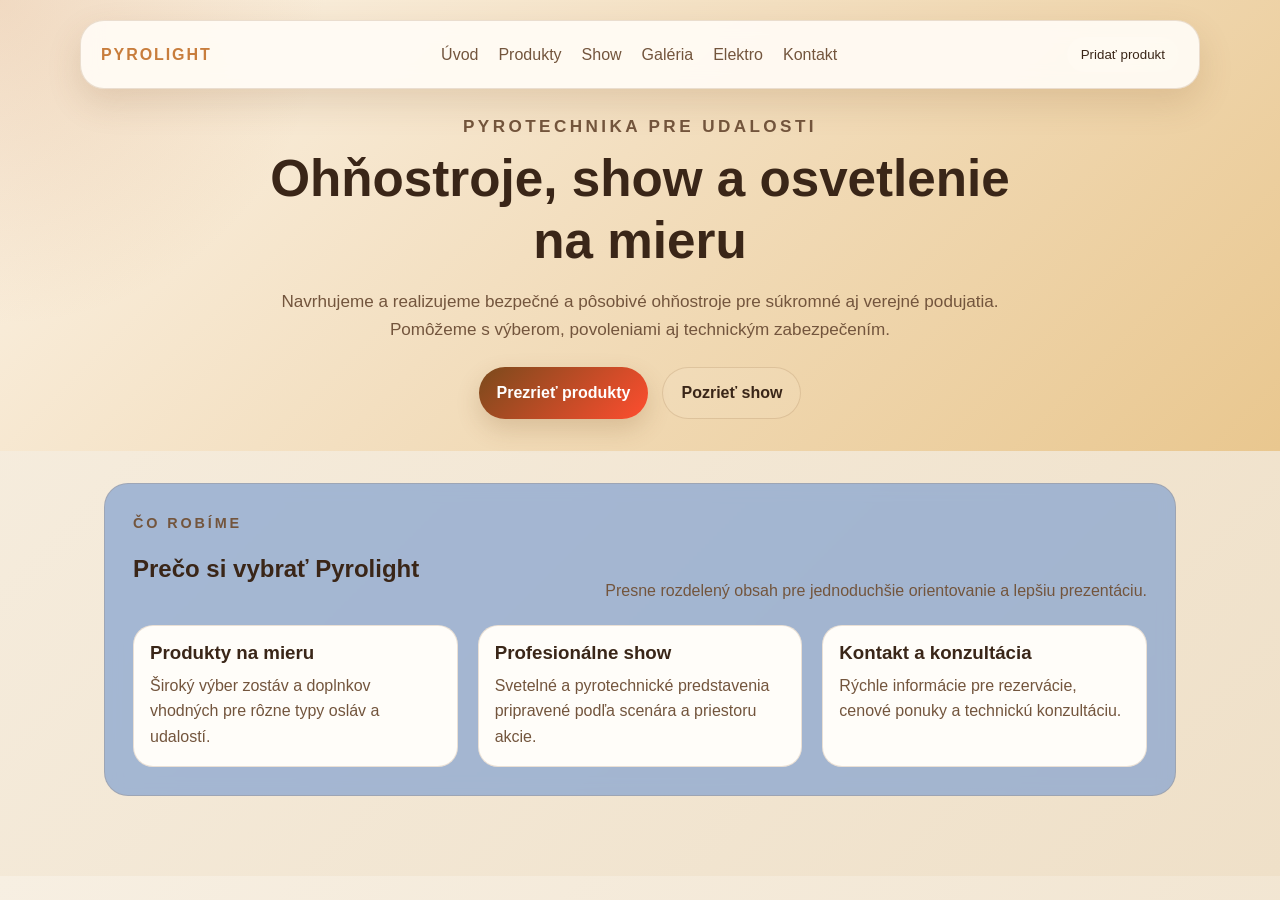
<file: index.html>
<!DOCTYPE html>
<html lang="sk">
  <head>
    <meta charset="UTF-8" />
    <meta name="viewport" content="width=device-width, initial-scale=1.0" />
    <title>Pyrolight | Ohňostroje a pyrotechnika</title>
    <meta name="description" content="Pyrolight pripravuje profesionálne ohňostroje, tematické show a osvetlenie pre podujatia všetkého rozsahu. Ponúkame bezpečné riešenia a poradenstvo." />
    <link rel="stylesheet" href="assets/css/pyrolight.css?v=4" />
  </head>
  <body class="theme-fourth">
    <header class="hero multipage-hero">
      <nav class="top-nav">
        <a class="brand" href="index.html">Pyrolight</a>
        <div class="nav-links">
          <a href="index.html">Úvod</a>
          <a href="produkty.html">Produkty</a>
          <a href="show.html">Show</a>
          <a href="galeria.html">Galéria</a>
          <a href="elektro.html">Elektro</a>
          <a href="kontakt.html">Kontakt</a>
        </div>
        <div class="nav-actions">
          <button id="toggle-admin" class="admin-btn" type="button">Pridať produkt</button>
        </div>
      </nav>

      <div class="hero-content">
        <p class="eyebrow">Pyrotechnika pre udalosti</p>
        <h1>Ohňostroje, show a osvetlenie na mieru</h1>
        <p>Navrhujeme a realizujeme bezpečné a pôsobivé ohňostroje pre súkromné aj verejné podujatia. Pomôžeme s výberom, povoleniami aj technickým zabezpečením.</p>
        <div class="hero-actions">
          <a class="btn primary" href="produkty.html">Prezrieť produkty</a>
          <a class="btn secondary" href="show.html">Pozrieť show</a>
        </div>
      </div>
    </header>

    <main>
      <section class="section">
        <div class="section-header">
          <div>
            <p class="eyebrow">Čo robíme</p>
              <h2>Prečo si vybrať Pyrolight</h2>
          </div>
          <p>Presne rozdelený obsah pre jednoduchšie orientovanie a lepšiu prezentáciu.</p>
        </div>
        <div class="card-grid">
          <article class="card">
            <div class="card-body">
                <h3>Produkty na mieru</h3>
                <p>Široký výber zostáv a doplnkov vhodných pre rôzne typy osláv a udalostí.</p>
            </div>
          </article>
          <article class="card">
            <div class="card-body">
              <h3>Profesionálne show</h3>
              <p>Svetelné a pyrotechnické predstavenia pripravené podľa scenára a priestoru akcie.</p>
            </div>
          </article>
          <article class="card">
            <div class="card-body">
              <h3>Kontakt a konzultácia</h3>
              <p>Rýchle informácie pre rezervácie, cenové ponuky a technickú konzultáciu.</p>
            </div>
          </article>
        </div>
      </section>
    </main>

    <div class="modal hidden" id="admin-modal" aria-hidden="true">
      <div class="modal-card">
        <h3>Pridať nový produkt</h3>
        <form id="product-form">
          <label>
            Názov produktu
            <input type="text" id="product-name" name="product-name" required />
          </label>
          <label>
            Krátky popis
            <textarea id="product-description" name="product-description" rows="3" required></textarea>
          </label>
          <label>
            Cena
            <input type="text" id="product-price" name="product-price" placeholder="€ 120" required />
          </label>
          <label>
            Štítok
            <input type="text" id="product-tag" name="product-tag" placeholder="Novinka" />
          </label>
          <label>
            Obrázok (voliteľné)
            <input type="file" id="product-image" name="product-image" accept="image/*" />
          </label>
          <label>
            Kam pridať
            <select id="product-target" name="product-target">
              <option value="produkty">Produkty</option>
              <option value="show">Show</option>
              <option value="galeria">Galéria</option>
            </select>
          </label>
          <div class="modal-actions">
            <button class="btn primary" type="submit">Pridať produkt</button>
            <button class="btn secondary" id="close-modal" type="button">Zrušiť</button>
          </div>
        </form>
      </div>
    </div>

    <script src="assets/js/pyrolight.js?v=4"></script>
  </body>
</html>
</file>
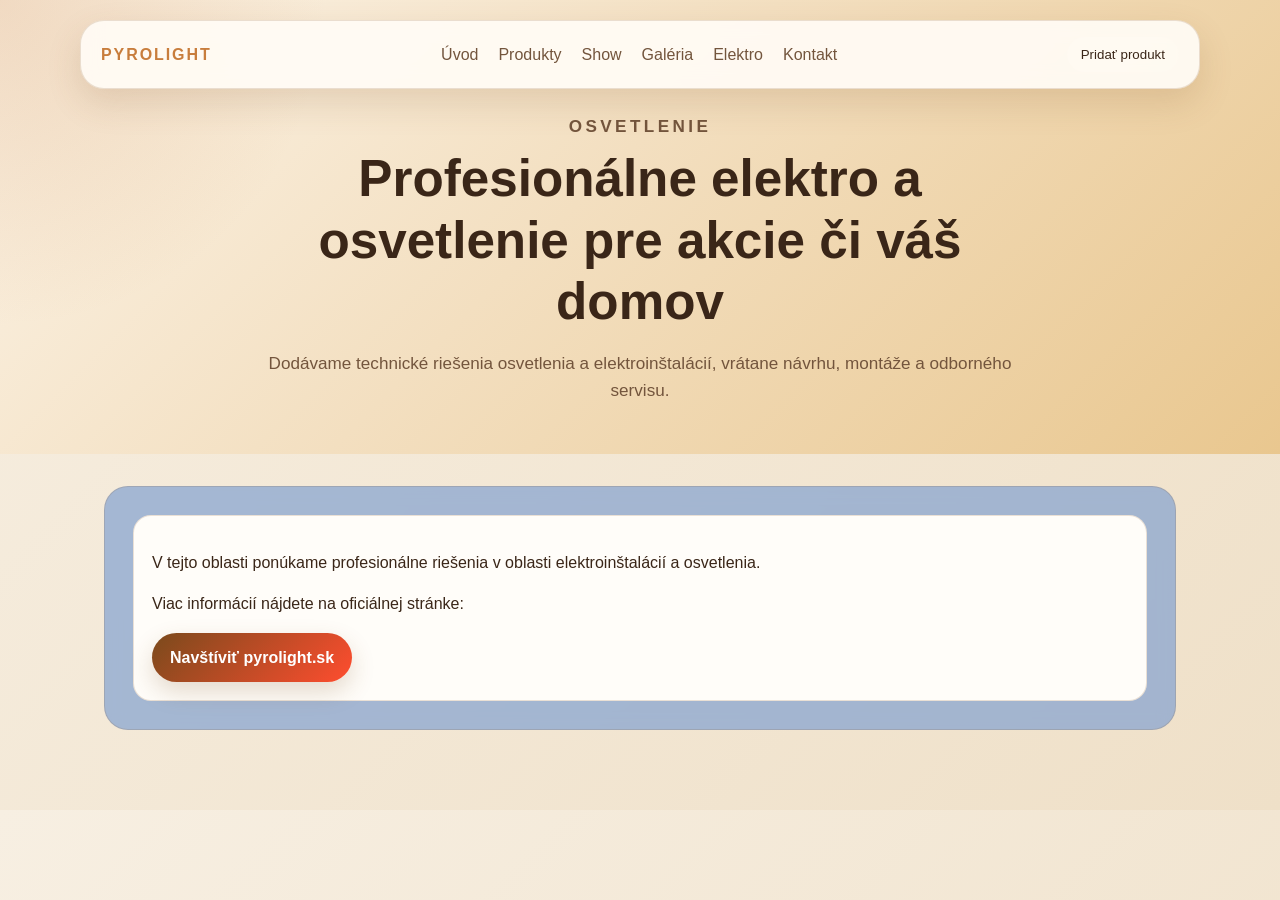
<file: elektro.html>
<!DOCTYPE html>
<html lang="sk">
  <head>
    <meta charset="UTF-8" />
    <meta name="viewport" content="width=device-width, initial-scale=1.0" />
    <title>Pyrolight | Elektro a osvetlenie</title>
    <meta name="description" content="Profesionálne osvetlenie a elektroinštalácie pre eventy a komerčné projekty. Konzultácie a realizácia." />
    <link rel="stylesheet" href="assets/css/pyrolight.css?v=4" />
  </head>
  <body class="theme-fourth">
    <header class="hero multipage-hero">
      <nav class="top-nav">
        <a class="brand" href="index.html">Pyrolight</a>
        <div class="nav-links">
          <a href="index.html">Úvod</a>
          <a href="produkty.html">Produkty</a>
          <a href="show.html">Show</a>
          <a href="galeria.html">Galéria</a>
          <a href="elektro.html">Elektro</a>
          <a href="kontakt.html">Kontakt</a>
        </div>
        <div class="nav-actions">
          <button id="toggle-admin" class="admin-btn" type="button">Pridať produkt</button>
        </div>
      </nav>

      <div class="hero-content">
        <p class="eyebrow">Osvetlenie</p>
        <h1>Profesionálne elektro a osvetlenie pre akcie či váš domov</h1>
        <p>Dodávame technické riešenia osvetlenia a elektroinštalácií, vrátane návrhu, montáže a odborného servisu.</p>
      </div>
    </header>

    <main>
      <section class="section">
        <div class="contact-card">
          <p>V tejto oblasti ponúkame profesionálne riešenia v oblasti elektroinštalácií a osvetlenia.</p>
          <p>Viac informácií nájdete na oficiálnej stránke:</p>
          <a class="btn primary" href="https://pyrolight.sk" target="_blank" rel="noopener noreferrer">Navštíviť pyrolight.sk</a>
        </div>
      </section>
    </main>

    <div class="modal hidden" id="admin-modal" aria-hidden="true">
      <div class="modal-card">
        <h3>Pridať nový produkt</h3>
        <form id="product-form">
          <label>
            Názov produktu
            <input type="text" id="product-name" name="product-name" required />
          </label>
          <label>
            Krátky popis
            <textarea id="product-description" name="product-description" rows="3" required></textarea>
          </label>
          <label>
            Cena
            <input type="text" id="product-price" name="product-price" placeholder="€ 120" required />
          </label>
          <label>
            Štítok
            <input type="text" id="product-tag" name="product-tag" placeholder="Novinka" />
          </label>
          <label>
            Obrázok (voliteľné)
            <input type="file" id="product-image" name="product-image" accept="image/*" />
          </label>
          <label>
            Kam pridať
            <select id="product-target" name="product-target">
              <option value="produkty">Produkty</option>
              <option value="show">Show</option>
              <option value="galeria">Galéria</option>
            </select>
          </label>
          <div class="modal-actions">
            <button class="btn primary" type="submit">Pridať produkt</button>
            <button class="btn secondary" id="close-modal" type="button">Zrušiť</button>
          </div>
        </form>
      </div>
    </div>

    <script src="assets/js/pyrolight.js?v=4"></script>
  </body>
</html>
</file>
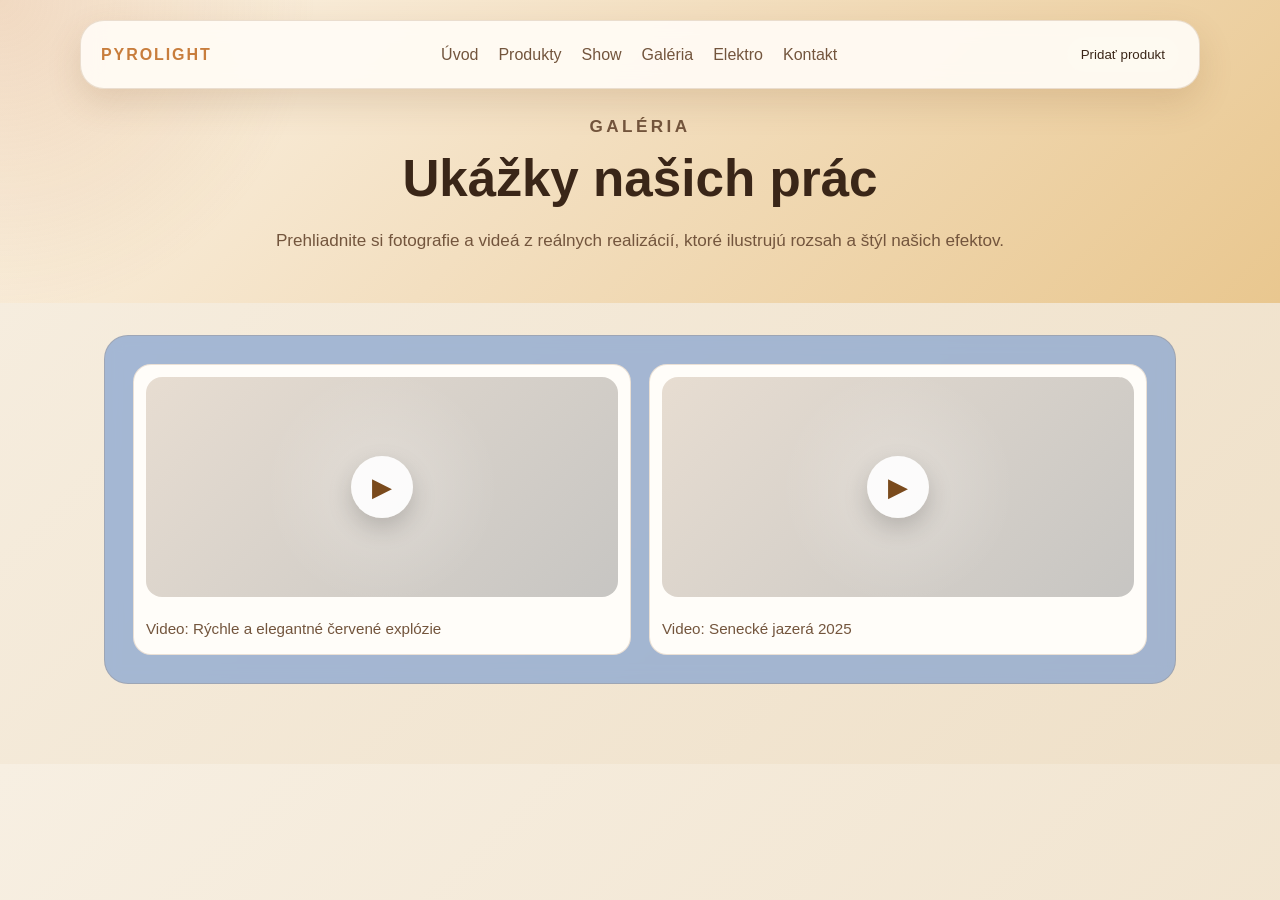
<file: galeria.html>
<!DOCTYPE html>
<html lang="sk">
  <head>
    <meta charset="UTF-8" />
    <meta name="viewport" content="width=device-width, initial-scale=1.0" />
    <title>Pyrolight | Galéria</title>
    <meta name="description" content="Ukážky našich realizácií: fotografie a videá z vystúpení a zostáv. Inšpirácia pre vašu akciu." />
    <link rel="stylesheet" href="assets/css/pyrolight.css?v=4" />
  </head>
  <body class="theme-fourth">
    <header class="hero multipage-hero">
      <nav class="top-nav">
        <a class="brand" href="index.html">Pyrolight</a>
        <div class="nav-links">
          <a href="index.html">Úvod</a>
          <a href="produkty.html">Produkty</a>
          <a href="show.html">Show</a>
          <a href="galeria.html">Galéria</a>
          <a href="elektro.html">Elektro</a>
          <a href="kontakt.html">Kontakt</a>
        </div>
        <div class="nav-actions">
          <button id="toggle-admin" class="admin-btn" type="button">Pridať produkt</button>
        </div>
      </nav>

      <div class="hero-content">
        <p class="eyebrow">Galéria</p>
        <h1>Ukážky našich prác</h1>
        <p>Prehliadnite si fotografie a videá z reálnych realizácií, ktoré ilustrujú rozsah a štýl našich efektov.</p>
      </div>
    </header>

    <main>
      <section class="section">
        <div class="gallery gallery-compact">
          <figure class="video-card">
            <div class="video-preview">
              <span class="play-icon">▶</span>
            </div>
            <figcaption>Video: Rýchle a elegantné červené explózie</figcaption>
          </figure>
          <figure class="video-card">
            <div class="video-preview">
              <span class="play-icon">▶</span>
            </div>
            <figcaption>Video: Senecké jazerá 2025</figcaption>
          </figure>
        </div>
      </section>
    </main>

    <div class="modal hidden" id="admin-modal" aria-hidden="true">
      <div class="modal-card">
        <h3>Pridať nový produkt</h3>
        <form id="product-form">
          <label>
            Názov produktu
            <input type="text" id="product-name" name="product-name" required />
          </label>
          <label>
            Krátky popis
            <textarea id="product-description" name="product-description" rows="3" required></textarea>
          </label>
          <label>
            Cena
            <input type="text" id="product-price" name="product-price" placeholder="€ 120" required />
          </label>
          <label>
            Štítok
            <input type="text" id="product-tag" name="product-tag" placeholder="Novinka" />
          </label>
          <label>
            Obrázok (voliteľné)
            <input type="file" id="product-image" name="product-image" accept="image/*" />
          </label>
          <label>
            Kam pridať
            <select id="product-target" name="product-target">
              <option value="produkty">Produkty</option>
              <option value="show">Show</option>
              <option value="galeria">Galéria</option>
            </select>
          </label>
          <div class="modal-actions">
            <button class="btn primary" type="submit">Pridať produkt</button>
            <button class="btn secondary" id="close-modal" type="button">Zrušiť</button>
          </div>
        </form>
      </div>
    </div>

    <script src="assets/js/pyrolight.js?v=4"></script>
  </body>
</html>
</file>
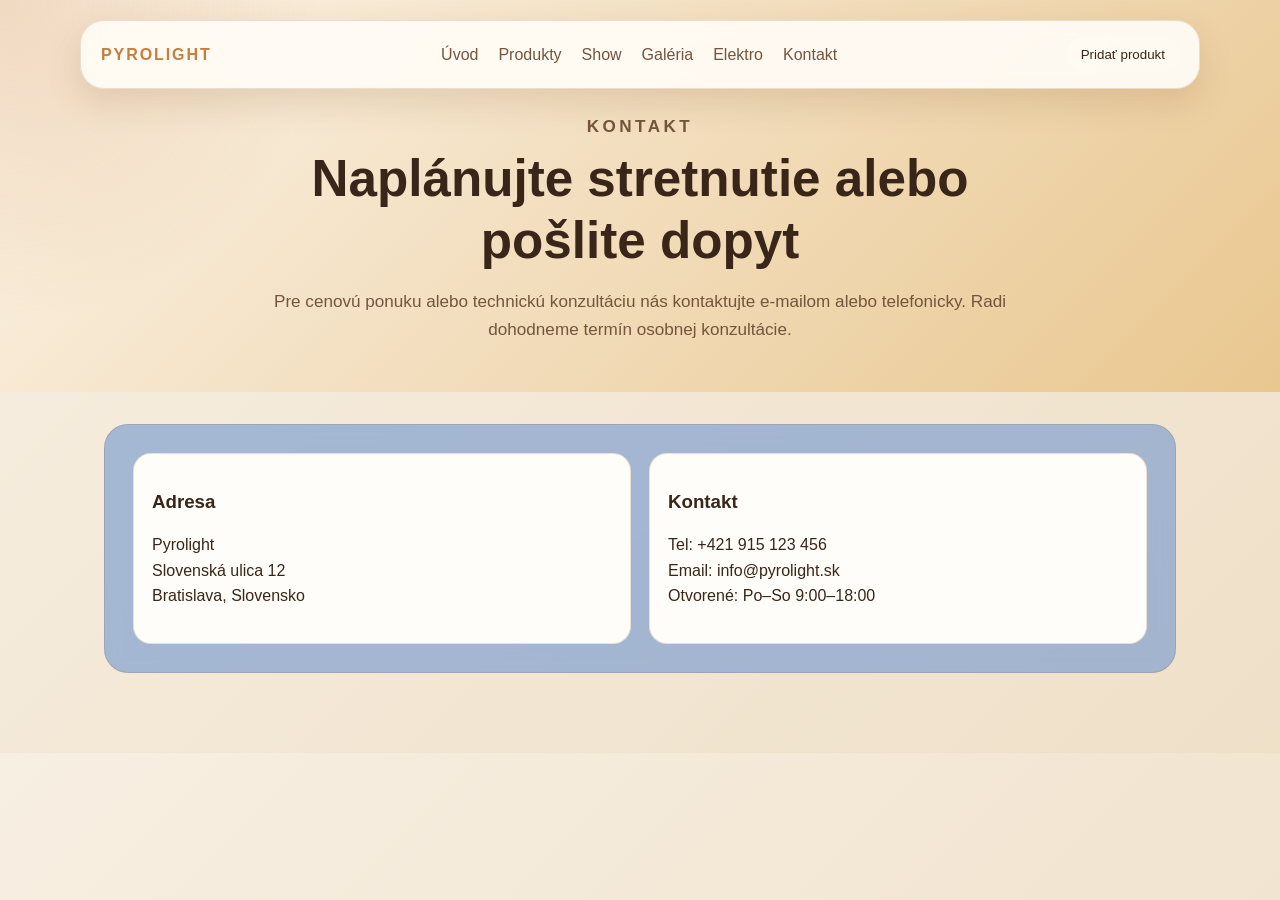
<file: kontakt.html>
<!DOCTYPE html>
<html lang="sk">
  <head>
    <meta charset="UTF-8" />
    <meta name="viewport" content="width=device-width, initial-scale=1.0" />
    <title>Pyrolight | Kontakt</title>
    <meta name="description" content="Kontaktujte Pyrolight pre cenovú ponuku, rezerváciu alebo technickú konzultáciu. Sme tu pre vás každý pracovný deň." />
    <link rel="stylesheet" href="assets/css/pyrolight.css?v=4" />
  </head>
  <body class="theme-fourth">
    <header class="hero multipage-hero">
      <nav class="top-nav">
        <a class="brand" href="index.html">Pyrolight</a>
        <div class="nav-links">
          <a href="index.html">Úvod</a>
          <a href="produkty.html">Produkty</a>
          <a href="show.html">Show</a>
          <a href="galeria.html">Galéria</a>
          <a href="elektro.html">Elektro</a>
          <a href="kontakt.html">Kontakt</a>
        </div>
        <div class="nav-actions">
          <button id="toggle-admin" class="admin-btn" type="button">Pridať produkt</button>
        </div>
      </nav>

      <div class="hero-content">
        <p class="eyebrow">Kontakt</p>
        <h1>Naplánujte stretnutie alebo pošlite dopyt</h1>
        <p>Pre cenovú ponuku alebo technickú konzultáciu nás kontaktujte e‑mailom alebo telefonicky. Radi dohodneme termín osobnej konzultácie.</p>
      </div>
    </header>

    <main>
      <section class="section">
        <div class="contact-grid">
          <div class="contact-card">
            <h3>Adresa</h3>
            <p>Pyrolight<br />Slovenská ulica 12<br />Bratislava, Slovensko</p>
          </div>
          <div class="contact-card">
            <h3>Kontakt</h3>
            <p>Tel: +421 915 123 456<br />Email: info@pyrolight.sk<br />Otvorené: Po–So 9:00–18:00</p>
          </div>
        </div>
      </section>
    </main>

    <div class="modal hidden" id="admin-modal" aria-hidden="true">
      <div class="modal-card">
        <h3>Pridať nový produkt</h3>
        <form id="product-form">
          <label>
            Názov produktu
            <input type="text" id="product-name" name="product-name" required />
          </label>
          <label>
            Krátky popis
            <textarea id="product-description" name="product-description" rows="3" required></textarea>
          </label>
          <label>
            Cena
            <input type="text" id="product-price" name="product-price" placeholder="€ 120" required />
          </label>
          <label>
            Štítok
            <input type="text" id="product-tag" name="product-tag" placeholder="Novinka" />
          </label>
          <label>
            Obrázok (voliteľné)
            <input type="file" id="product-image" name="product-image" accept="image/*" />
          </label>
          <label>
            Kam pridať
            <select id="product-target" name="product-target">
              <option value="produkty">Produkty</option>
              <option value="show">Show</option>
              <option value="galeria">Galéria</option>
            </select>
          </label>
          <div class="modal-actions">
            <button class="btn primary" type="submit">Pridať produkt</button>
            <button class="btn secondary" id="close-modal" type="button">Zrušiť</button>
          </div>
        </form>
      </div>
    </div>

    <script src="assets/js/pyrolight.js?v=4"></script>
  </body>
</html>
</file>
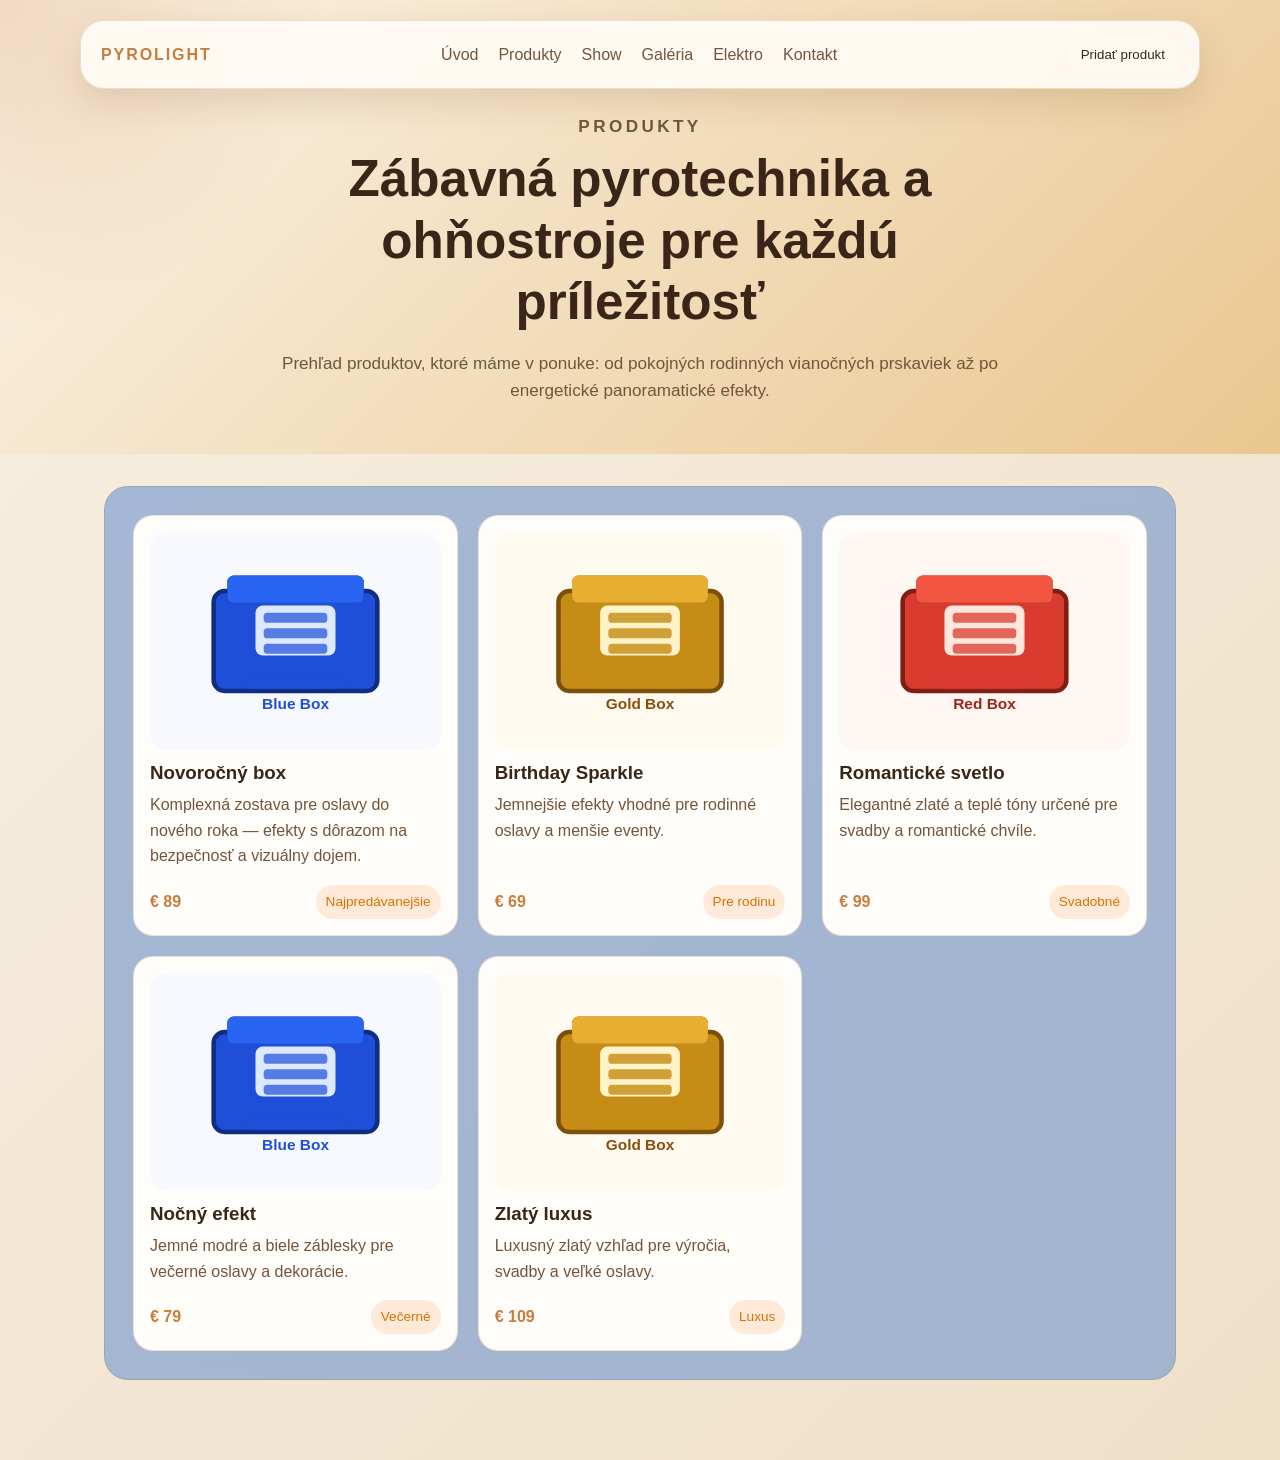
<file: produkty.html>
<!DOCTYPE html>
<html lang="sk">
  <head>
    <meta charset="UTF-8" />
    <meta name="viewport" content="width=device-width, initial-scale=1.0" />
    <title>Pyrolight | Produkty</title>
    <meta name="description" content="Výber ohňostrojových zostáv a boxov – od menších rodinných balíčkov po veľké eventy. Prehľad cien a odporúčaní." />
    <link rel="stylesheet" href="assets/css/pyrolight.css?v=4" />
  </head>
  <body class="theme-fourth">
    <header class="hero multipage-hero">
      <nav class="top-nav">
        <a class="brand" href="index.html">Pyrolight</a>
        <div class="nav-links">
          <a href="index.html">Úvod</a>
          <a href="produkty.html">Produkty</a>
          <a href="show.html">Show</a>
          <a href="galeria.html">Galéria</a>
          <a href="elektro.html">Elektro</a>
          <a href="kontakt.html">Kontakt</a>
        </div>
        <div class="nav-actions">
          <button id="toggle-admin" class="admin-btn" type="button">Pridať produkt</button>
        </div>
      </nav>

      <div class="hero-content">
        <p class="eyebrow">Produkty</p>
        <h1>Zábavná pyrotechnika a ohňostroje pre každú príležitosť</h1>
        <p>Prehľad produktov, ktoré máme v ponuke: od pokojných rodinných vianočných prskaviek až po energetické panoramatické efekty.</p>
      </div>
    </header>

    <main>
      <section class="section">
        <div class="card-grid">
          <article class="card">
            <div class="card-media">
              <img class="base-image" src="images/firework-box-blue.svg" alt="Novoročný box" />
              <img class="explosion-image" src="images/firework-explosion-blue.svg" alt="Explózia novoročného boxu" />
            </div>
            <div class="card-body">
              <h3>Novoročný box</h3>
              <p>Komplexná zostava pre oslavy do nového roka — efekty s dôrazom na bezpečnosť a vizuálny dojem.</p>
              <div class="card-meta">
                <span class="price">€ 89</span>
                <span class="tag">Najpredávanejšie</span>
              </div>
            </div>
          </article>
          <article class="card">
            <div class="card-media">
              <img class="base-image" src="images/firework-box-gold.svg" alt="Birthday sparkle" />
              <img class="explosion-image" src="images/firework-explosion-gold.svg" alt="Explózia birthday sparkle" />
            </div>
            <div class="card-body">
              <h3>Birthday Sparkle</h3>
              <p>Jemnejšie efekty vhodné pre rodinné oslavy a menšie eventy.</p>
              <div class="card-meta">
                <span class="price">€ 69</span>
                <span class="tag">Pre rodinu</span>
              </div>
            </div>
          </article>
          <article class="card">
            <div class="card-media">
              <img class="base-image" src="images/firework-box-red.svg" alt="Romantické svetlo" />
              <img class="explosion-image" src="images/firework-explosion-red.svg" alt="Explózia romantického svetla" />
            </div>
            <div class="card-body">
              <h3>Romantické svetlo</h3>
              <p>Elegantné zlaté a teplé tóny určené pre svadby a romantické chvíle.</p>
              <div class="card-meta">
                <span class="price">€ 99</span>
                <span class="tag">Svadobné</span>
              </div>
            </div>
          </article>
          <article class="card">
            <div class="card-media">
              <img class="base-image" src="images/firework-box-blue.svg" alt="Nočný efekt" />
              <img class="explosion-image" src="images/firework-explosion-blue.svg" alt="Explózia nočného efektu" />
            </div>
            <div class="card-body">
              <h3>Nočný efekt</h3>
              <p>Jemné modré a biele záblesky pre večerné oslavy a dekorácie.</p>
              <div class="card-meta">
                <span class="price">€ 79</span>
                <span class="tag">Večerné</span>
              </div>
            </div>
          </article>
          <article class="card">
            <div class="card-media">
              <img class="base-image" src="images/firework-box-gold.svg" alt="Zlatý luxus" />
              <img class="explosion-image" src="images/firework-explosion-gold.svg" alt="Explózia zlatého luxusu" />
            </div>
            <div class="card-body">
              <h3>Zlatý luxus</h3>
              <p>Luxusný zlatý vzhľad pre výročia, svadby a veľké oslavy.</p>
              <div class="card-meta">
                <span class="price">€ 109</span>
                <span class="tag">Luxus</span>
              </div>
            </div>
          </article>
        </div>
      </section>
    </main>

    <div class="modal hidden" id="admin-modal" aria-hidden="true">
      <div class="modal-card">
        <h3>Pridať nový produkt</h3>
        <form id="product-form">
          <label>
            Názov produktu
            <input type="text" id="product-name" name="product-name" required />
          </label>
          <label>
            Krátky popis
            <textarea id="product-description" name="product-description" rows="3" required></textarea>
          </label>
          <label>
            Cena
            <input type="text" id="product-price" name="product-price" placeholder="€ 120" required />
          </label>
          <label>
            Štítok
            <input type="text" id="product-tag" name="product-tag" placeholder="Novinka" />
          </label>
          <label>
            Obrázok (voliteľné)
            <input type="file" id="product-image" name="product-image" accept="image/*" />
          </label>
          <label>
            Kam pridať
            <select id="product-target" name="product-target">
              <option value="produkty">Produkty</option>
              <option value="show">Show</option>
              <option value="galeria">Galéria</option>
            </select>
          </label>
          <div class="modal-actions">
            <button class="btn primary" type="submit">Pridať produkt</button>
            <button class="btn secondary" id="close-modal" type="button">Zrušiť</button>
          </div>
        </form>
      </div>
    </div>

    <script src="assets/js/pyrolight.js?v=4"></script>
  </body>
</html>
</file>
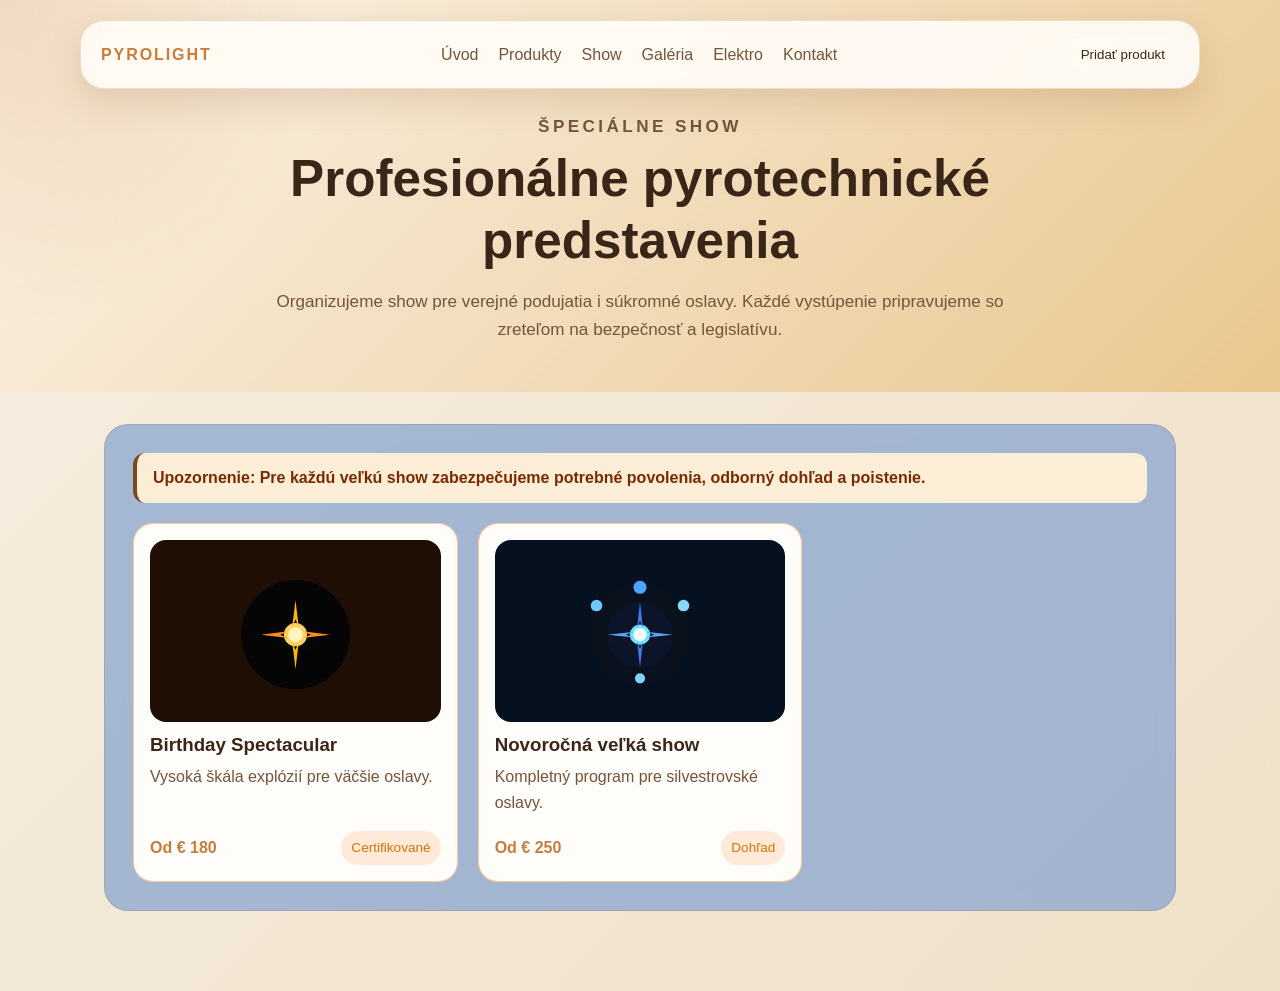
<file: show.html>
<!DOCTYPE html>
<html lang="sk">
  <head>
    <meta charset="UTF-8" />
    <meta name="viewport" content="width=device-width, initial-scale=1.0" />
    <title>Pyrolight | Špeciálne show</title>
    <meta name="description" content="Profesionálne pyrotechnické show s technickým zabezpečením a dohľadom. Informácie o povoleniach a bezpečnosti." />
    <link rel="stylesheet" href="assets/css/pyrolight.css?v=4" />
  </head>
  <body class="theme-fourth">
    <header class="hero multipage-hero">
      <nav class="top-nav">
        <a class="brand" href="index.html">Pyrolight</a>
        <div class="nav-links">
          <a href="index.html">Úvod</a>
          <a href="produkty.html">Produkty</a>
          <a href="show.html">Show</a>
          <a href="galeria.html">Galéria</a>
          <a href="elektro.html">Elektro</a>
          <a href="kontakt.html">Kontakt</a>
        </div>
        <div class="nav-actions">
          <button id="toggle-admin" class="admin-btn" type="button">Pridať produkt</button>
        </div>
      </nav>

      <div class="hero-content">
        <p class="eyebrow">Špeciálne show</p>
        <h1>Profesionálne pyrotechnické predstavenia</h1>
        <p>Organizujeme show pre verejné podujatia i súkromné oslavy. Každé vystúpenie pripravujeme so zreteľom na bezpečnosť a legislatívu.</p>
      </div>
    </header>

    <main>
      <section class="section">
        <div class="alert">
          <strong>Upozornenie:</strong> Pre každú veľkú show zabezpečujeme potrebné povolenia, odborný dohľad a poistenie.
        </div>
        <div class="card-grid">
          <article class="card caution">
            <img src="images/fireworks-gold.svg" alt="Birthday Spectacular" />
            <div class="card-body">
              <h3>Birthday Spectacular</h3>
              <p>Vysoká škála explózií pre väčšie oslavy.</p>
              <div class="card-meta">
                <span class="price">Od € 180</span>
                <span class="tag">Certifikované</span>
              </div>
            </div>
          </article>
          <article class="card caution">
            <img src="images/fireworks-blue.svg" alt="Novoročná veľká show" />
            <div class="card-body">
              <h3>Novoročná veľká show</h3>
              <p>Kompletný program pre silvestrovské oslavy.</p>
              <div class="card-meta">
                <span class="price">Od € 250</span>
                <span class="tag">Dohľad</span>
              </div>
            </div>
          </article>
        </div>
      </section>
    </main>

    <div class="modal hidden" id="admin-modal" aria-hidden="true">
      <div class="modal-card">
        <h3>Pridať nový produkt</h3>
        <form id="product-form">
          <label>
            Názov produktu
            <input type="text" id="product-name" name="product-name" required />
          </label>
          <label>
            Krátky popis
            <textarea id="product-description" name="product-description" rows="3" required></textarea>
          </label>
          <label>
            Cena
            <input type="text" id="product-price" name="product-price" placeholder="€ 120" required />
          </label>
          <label>
            Štítok
            <input type="text" id="product-tag" name="product-tag" placeholder="Novinka" />
          </label>
          <label>
            Obrázok (voliteľné)
            <input type="file" id="product-image" name="product-image" accept="image/*" />
          </label>
          <label>
            Kam pridať
            <select id="product-target" name="product-target">
              <option value="produkty">Produkty</option>
              <option value="show">Show</option>
              <option value="galeria">Galéria</option>
            </select>
          </label>
          <div class="modal-actions">
            <button class="btn primary" type="submit">Pridať produkt</button>
            <button class="btn secondary" id="close-modal" type="button">Zrušiť</button>
          </div>
        </form>
      </div>
    </div>

    <script src="assets/js/pyrolight.js?v=4"></script>
  </body>
</html>
</file>
<file: assets/css/pyrolight.css>
:root {
  color-scheme: dark;
  --bg: #05070b;
  --bg-soft: #101722;
  --card: #161d2a;
  --text: #f8f6ef;
  --muted: #b3b8c2;
  --accent: #ff7a1a;
  --accent-2: #ffcd3c;
  --border: rgba(255, 255, 255, 0.1);
}
body.theme-fourth {
  color-scheme: light;
  --bg: #f7efe2;
  --bg-soft: #efe0c8;
  --card: #fffdf9;
  --text: #3a2618;
  --muted: #73553d;
  --accent: #7a4a1c;
  --accent-2: #c87d3c;
  --border: rgba(122, 74, 28, 0.16);
}

* {
  box-sizing: border-box;
}

html {
  scroll-behavior: smooth;
}

body {
  margin: 0;
  font-family: "Segoe UI", Tahoma, Geneva, Verdana, sans-serif;
  background: linear-gradient(135deg, var(--bg) 0%, var(--bg-soft) 100%);
  color: var(--text);
  line-height: 1.6;
  transition: background 0.25s ease, color 0.25s ease;
}

a {
  color: inherit;
  text-decoration: none;
}

img {
  width: 100%;
  display: block;
  border-radius: 16px;
}

.hero {
  min-height: 100vh;
  padding: 20px 24px 60px;
  background: radial-gradient(circle at top left, rgba(255, 122, 26, 0.25), transparent 25%),
    rgba(6, 10, 18, 0.86);
}

.hero.multipage-hero {
  min-height: auto;
  padding-bottom: 24px;
}

.hero.multipage-hero .top-nav {
  margin-bottom: 24px;
}

.hero.multipage-hero .hero-content {
  padding: 0 0 8px;
}

.hero.multipage-hero + main {
  padding-top: 8px;
}

.hero.multipage-hero + main .section {
  margin-top: 24px;
}

.theme-panel {
  max-width: 1120px;
  margin: 0 auto 20px;
  display: flex;
  align-items: center;
  justify-content: center;
  gap: 16px;
  flex-wrap: wrap;
  padding: 14px 18px;
  border: 1px solid var(--border);
  border-radius: 999px;
  background: rgba(9, 14, 20, 0.6);
  backdrop-filter: blur(8px);
}

.theme-panel p {
  margin: 0;
  color: var(--muted);
  font-size: 0.95rem;
}

.top-nav {
  display: flex;
  align-items: center;
  justify-content: space-between;
  gap: 16px;
  max-width: 1120px;
  margin: 0 auto 48px;
  padding: 14px 20px;
  border: 1px solid var(--border);
  border-radius: 999px;
  background: rgba(10, 15, 22, 0.8);
  backdrop-filter: blur(10px);
}

.brand {
  font-weight: 800;
  letter-spacing: 0.12em;
  text-transform: uppercase;
  color: var(--accent-2);
}

.nav-links {
  display: flex;
  gap: 20px;
  flex-wrap: wrap;
}

.nav-links a {
  color: var(--muted);
}

.nav-links a:hover {
  color: var(--text);
}

.hero-content {
  max-width: 760px;
  margin: 0 auto;
  padding: 56px 0 24px;
  text-align: center;
}

.eyebrow {
  color: var(--accent-2);
  font-size: 0.9rem;
  font-weight: 700;
  letter-spacing: 0.2em;
  text-transform: uppercase;
  margin-bottom: 8px;
}

h1,
h2,
h3 {
  line-height: 1.2;
}

h1 {
  font-size: clamp(2rem, 4vw, 3.6rem);
  margin: 0 0 16px;
}

.hero-content p {
  font-size: 1.07rem;
  color: var(--muted);
}

.hero-actions {
  display: flex;
  justify-content: center;
  gap: 14px;
  flex-wrap: wrap;
  margin-top: 24px;
}

.btn {
  display: inline-flex;
  align-items: center;
  justify-content: center;
  border: 0;
  border-radius: 999px;
  padding: 12px 18px;
  font-weight: 700;
  cursor: pointer;
  transition: transform 0.2s ease, box-shadow 0.2s ease;
}

.btn:hover {
  transform: translateY(-1px);
}

.btn.primary {
  background: linear-gradient(135deg, var(--accent), #ff4d2f);
  color: white;
}

.btn.secondary {
  background: rgba(255, 255, 255, 0.08);
  color: var(--text);
  border: 1px solid var(--border);
}

.hero-warning {
  margin-top: 24px;
  display: inline-block;
  padding: 12px 16px;
  border: 1px solid rgba(255, 122, 26, 0.35);
  border-radius: 999px;
  color: #7a2a00;
  background: rgba(255, 240, 214, 0.96);
  font-weight: 700;
}

main {
  max-width: 1120px;
  margin: 0 auto;
  padding: 20px 24px 80px;
}

.intro {
  padding: 28px 0 8px;
  text-align: center;
  color: var(--muted);
  max-width: 760px;
  margin: 0 auto;
}

.section {
  margin-top: 48px;
  padding: 28px;
  border: 1px solid var(--border);
  border-radius: 24px;
  background: rgba(130, 162, 209, 0.7);
  backdrop-filter: blur(8px);
}

.section.alt {
  background: rgba(16, 23, 34, 0.88);
}

.section-header {
  display: flex;
  justify-content: space-between;
  align-items: end;
  gap: 20px;
  margin-bottom: 22px;
}

.section-header p {
  margin: 0;
  color: var(--muted);
}

.card-grid {
  display: grid;
  grid-template-columns: repeat(3, minmax(0, 1fr));
  gap: 20px;
}

.card {
  display: flex;
  flex-direction: column;
  gap: 12px;
  border: 1px solid var(--border);
  border-radius: 20px;
  padding: 16px;
  background: var(--card);
  overflow: hidden;
}

.card-media {
  position: relative;
  border-radius: 16px;
  overflow: hidden;
  aspect-ratio: 4 / 3;
  background: rgba(255,255,255,0.06);
}

.card-media img {
  width: 100%;
  height: 100%;
  object-fit: cover;
  transition: opacity 0.25s ease, transform 0.25s ease;
}

.card-media .explosion-image {
  position: absolute;
  inset: 0;
  opacity: 0;
  transform: scale(0.96);
}

.card:hover .card-media img {
  transform: scale(1.03);
}

.card:hover .card-media .base-image {
  opacity: 0;
}

.card:hover .card-media .explosion-image {
  opacity: 1;
  transform: scale(1);
}

.card.caution {
  border-color: rgba(255, 122, 26, 0.4);
}

.card-body {
  display: flex;
  flex-direction: column;
  gap: 8px;
  flex: 1;
}

.card h3 {
  margin: 0;
}

.card p {
  margin: 0;
  color: var(--muted);
}

.card-meta {
  display: flex;
  justify-content: space-between;
  align-items: center;
  gap: 8px;
  margin-top: auto;
  padding-top: 8px;
}

.price {  
  font-weight: 700;
  color: var(--accent-2);
}

.tag {
  font-size: 0.85rem;
  color: #d87300;
  background: rgba(255, 122, 26, 0.14);
  border-radius: 999px;
  padding: 6px 10px;
}

.alert {
  border-left: 4px solid var(--accent);
  padding: 12px 16px;
  border-radius: 12px;
  background: rgba(255, 240, 214, 0.96);
  color: #7a2a00;
  margin-bottom: 20px;
  font-weight: 700;
}

.gallery {
  display: grid;
  grid-template-columns: repeat(3, minmax(0, 1fr));
  gap: 18px;
}

.gallery figure {
  margin: 0;
  padding: 12px;
  border: 1px solid var(--border);
  border-radius: 18px;
  background: var(--card);
}

.gallery.gallery-compact {
  grid-template-columns: repeat(2, minmax(0, 1fr));
}

.gallery-compact .video-card {
  display: flex;
  flex-direction: column;
  gap: 12px;
  min-height: 260px;
}

.video-preview {
  flex: 1;
  min-height: 220px;
  border-radius: 16px;
  background: linear-gradient(135deg, rgba(122, 74, 28, 0.18), rgba(0, 0, 0, 0.22));
  display: flex;
  align-items: center;
  justify-content: center;
  position: relative;
  overflow: hidden;
}

.video-preview::before {
  content: "";
  position: absolute;
  inset: 0;
  background: radial-gradient(circle at center, rgba(255,255,255,0.22), transparent 45%);
}

.play-icon {
  position: relative;
  z-index: 1;
  display: inline-flex;
  align-items: center;
  justify-content: center;
  width: 62px;
  height: 62px;
  border-radius: 50%;
  background: rgba(255, 255, 255, 0.9);
  color: var(--accent);
  font-size: 1.65rem;
  box-shadow: 0 10px 25px rgba(0, 0, 0, 0.18);
}

.gallery figcaption {
  margin-top: 8px;
  color: var(--muted);
  font-size: 0.95rem;
}

.contact-grid {
  display: grid;
  grid-template-columns: repeat(2, minmax(0, 1fr));
  gap: 18px;
}

.contact-card {
  border: 1px solid var(--border);
  border-radius: 18px;
  padding: 18px;
  background: var(--card);
}

.modal {
  position: fixed;
  inset: 0;
  background: rgba(0, 0, 0, 0.78);
  display: flex;
  align-items: center;
  justify-content: center;
  padding: 18px;
  z-index: 20;
}

.modal.hidden {
  display: none;
}

.modal-card {
  width: min(560px, 100%);
  background: #bcf1cd;
  border: 1px solid var(--border);
  border-radius: 20px;
  padding: 24px;
}

.modal-card h3 {
  margin-top: 0;
}

form {
  display: grid;
  gap: 12px;
}

label {
  display: grid;
  gap: 6px;
  color: var(--muted);
}

input,
textarea,
select {
  width: 100%;
  padding: 10px 12px;
  border-radius: 10px;
  border: 1px solid var(--border);
  background: rgba(255, 255, 255, 0.06);
  color: var(--text);
}

.modal-actions {
  display: flex;
  gap: 10px;
  justify-content: flex-end;
  margin-top: 8px;
}

.nav-actions {
  display: flex;
  align-items: center;
  gap: 10px;
  flex-wrap: wrap;
}

.theme-switcher {
  display: flex;
  gap: 8px;
  flex-wrap: wrap;
}

.theme-option,
.admin-btn {
  border: 0;
  border-radius: 999px;
  padding: 10px 14px;
  background: rgba(255, 255, 255, 0.08);
  color: var(--text);
  cursor: pointer;
}

.theme-option.active {
  background: linear-gradient(135deg, var(--accent), var(--accent-2));
  color: white;
}

body.theme-fourth .hero {
  background: radial-gradient(circle at top left, rgba(200, 125, 60, 0.22), transparent 24%),
    linear-gradient(135deg, #fcf4e8 0%, #f3dfc0 45%, #e9c78f 100%);
}

body.theme-fourth .hero-content {
  padding-top: 24px;
  padding-bottom: 8px;
}

body.theme-fourth .top-nav {
  background: rgba(255, 251, 245, 0.94);
  box-shadow: 0 14px 34px rgba(122, 74, 28, 0.16);
  border-radius: 24px;
  padding: 16px 20px;
}

body.theme-fourth .theme-panel {
  box-shadow: 0 12px 28px rgba(0, 0, 0, 0.08);
}

body.theme-fourth .btn.primary {
  box-shadow: 0 10px 24px rgba(122, 74, 28, 0.2);
}

@media (max-width: 900px) {
  .card-grid,
  .gallery,
  .contact-grid {
    grid-template-columns: 1fr 1fr;
  }
}

@media (max-width: 680px) {
  .top-nav,
  .section-header {
    flex-direction: column;
    align-items: flex-start;
  }

  .card-grid,
  .gallery,
  .contact-grid {
    grid-template-columns: 1fr;
  }

  .hero {
    padding: 16px 16px 48px;
  }

  .section {
    padding: 20px;
  }
}
</file>
